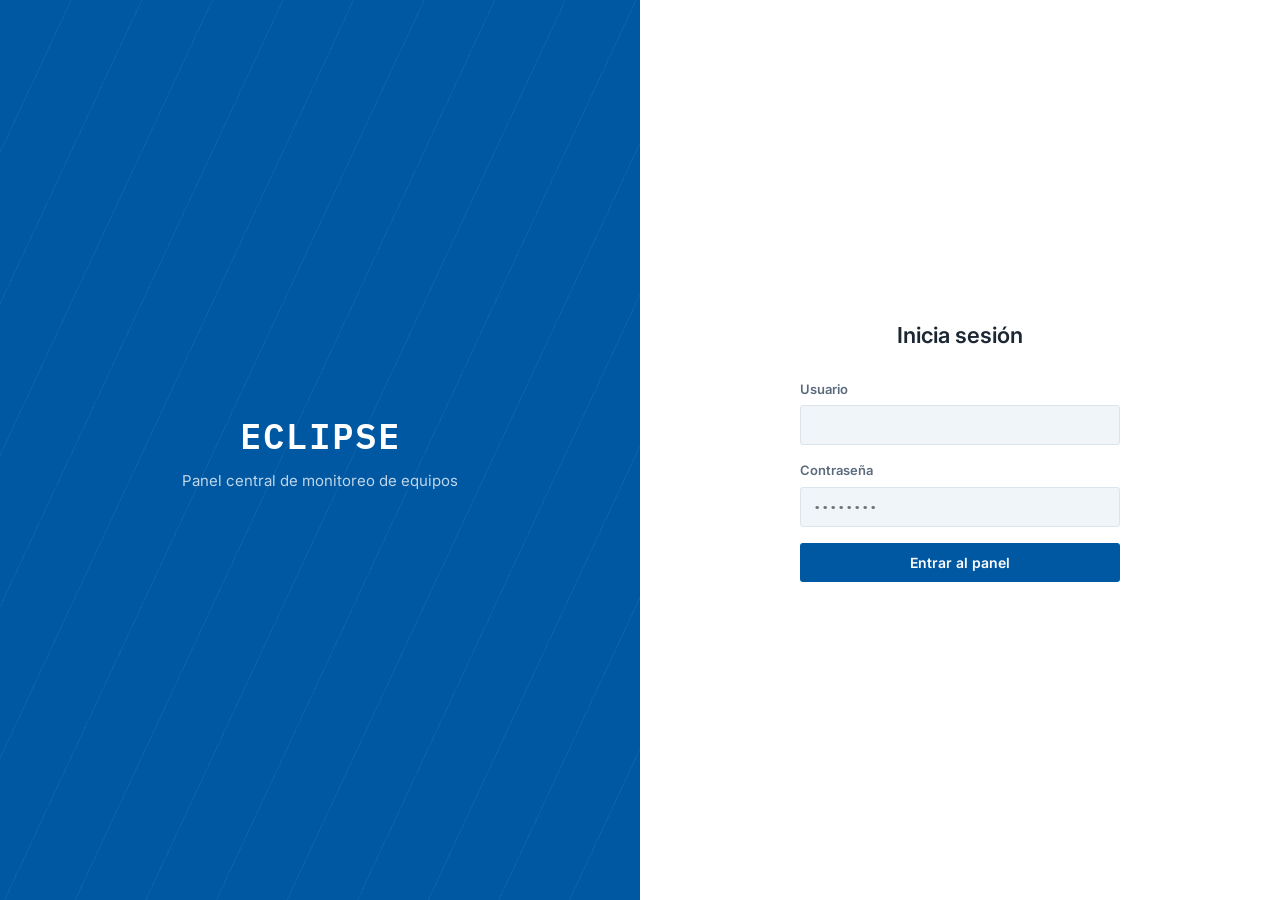
<file: Eclipse-web/index.html>
<!DOCTYPE html>
<html lang="es">
<head>
<meta charset="UTF-8" />
<meta name="viewport" content="width=device-width, initial-scale=1.0" />
<title>ECLIPSE — Acceso administrador</title>
<link rel="preconnect" href="https://fonts.googleapis.com">
<link rel="preconnect" href="https://fonts.gstatic.com" crossorigin>
<link href="https://fonts.googleapis.com/css2?family=Inter:wght@400;500;600;700&family=IBM+Plex+Mono:wght@400;500;600&display=swap" rel="stylesheet">
<link rel="stylesheet" href="styles.css" />
</head>
<body>
  <main class="login">
    <section class="login-marca">
      <div class="login-marca-contenido">
        <h1 class="login-wordmark">ECLIPSE</h1>
        <p class="login-tagline">Panel central de monitoreo de equipos</p>
      </div>
      <div class="login-lineas" aria-hidden="true"></div>
    </section>

    <section class="login-formulario-wrap">
      <form id="formLogin" class="login-formulario" autocomplete="off">
        <h2 class="login-titulo">Inicia sesión</h2>

        <label class="campo">
          <span class="campo-label">Usuario</span>
<input type="text" id="loginUsuario" class="campo-input" placeholder="" required />
        </label>
        <label class="campo">
          <span class="campo-label">Contraseña</span>
          <input type="password" id="loginPassword" class="campo-input" placeholder="••••••••" required />
        </label>

        <p id="loginError" class="login-error" hidden>Usuario o contraseña incorrectos.</p>
        <button type="submit" class="boton boton-primario boton-full">Entrar al panel</button>
      </form>
    </section>
  </main>
  <script src="auth.js"></script>
</body>
</html>
</file>
<file: Eclipse-web/styles.css>
/* =========================================================
   ECLIPSE — Panel central de monitoreo
   Tokens de diseño
   ========================================================= */
:root {
  --bg: #F5F8FB;
  --panel: #FFFFFF;
  --panel-alt: #F0F5FA;
  --ink: #1B2733;
  --ink-dim: #5B6B7D;
  --ink-faint: #93A2B3;
  --line: #DCE4EC;
  --brand: #0058A3;      /* AZUL = NORMAL */
  --brand-dim: #E7F0FA;
  --brand-ink: #003E75;
  --ok: #0058A3;         /* Normal = azul, igual que la marca */
  --ok-bg: #E7F0FA;
  --warn: #C97A12;       /* Ámbar */
  --warn-bg: #FBEFDD;
  --crit: #C22C2C;       /* Rojo */
  --crit-bg: #FBE4E4;
  --radius: 3px;
  --font-ui: "Inter", system-ui, -apple-system, "Segoe UI", sans-serif;
  --font-mono: "IBM Plex Mono", "Consolas", monospace;
}

* { box-sizing: border-box; }

html, body {
  margin: 0;
  padding: 0;
  background: var(--bg);
  color: var(--ink);
  font-family: var(--font-ui);
  font-size: 15px;
  line-height: 1.5;
}

h1, h2, h3 { margin: 0; font-weight: 600; }

button, input {
  font-family: inherit;
  font-size: inherit;
  color: inherit;
}

:focus-visible {
  outline: 2px solid var(--brand);
  outline-offset: 2px;
}

@media (prefers-reduced-motion: reduce) {
  * { animation-duration: 0.001ms !important; transition-duration: 0.001ms !important; }
}

/* =========================================================
   BOTONES
   ========================================================= */
.boton {
  border: 1px solid transparent;
  border-radius: var(--radius);
  padding: 10px 18px;
  font-weight: 600;
  font-size: 14px;
  cursor: pointer;
  transition: background-color 120ms ease, border-color 120ms ease;
}

.boton-primario { background: var(--brand); color: #fff; }
.boton-primario:hover { background: var(--brand-ink); }

.boton-fantasma {
  background: transparent;
  border-color: var(--line);
  color: var(--ink-dim);
}
.boton-fantasma:hover { border-color: var(--brand); color: var(--brand); }

.boton-full { width: 100%; }
.boton-ver { padding: 6px 14px; font-size: 13px; }

/* =========================================================
   LOGIN
   ========================================================= */
.login {
  min-height: 100vh;
  display: grid;
  grid-template-columns: 1fr 1fr;
}

.login-marca {
  position: relative;
  background: var(--brand);
  color: #fff;
  display: flex;
  align-items: center;
  justify-content: center;
  padding: 32px;
  overflow: hidden;
}

.login-marca-contenido { position: relative; z-index: 1; text-align: center; }

.login-wordmark {
  font-family: var(--font-mono);
  font-size: 36px;
  letter-spacing: 1px;
  margin-bottom: 8px;
}

.login-tagline { font-size: 15px; color: rgba(255,255,255,0.75); margin: 0; }

.login-lineas {
  position: absolute;
  inset: 0;
  background-image: repeating-linear-gradient(
    115deg, rgba(255,255,255,0.05) 0px, rgba(255,255,255,0.05) 1px,
    transparent 1px, transparent 64px
  );
}

.login-formulario-wrap {
  display: flex;
  align-items: center;
  justify-content: center;
  padding: 32px;
  background: var(--panel);
}

.login-formulario { width: 100%; max-width: 320px; }
.login-titulo { font-size: 22px; margin-bottom: 28px; text-align: center; }

.campo { display: block; margin-bottom: 16px; }
.campo-label { display: block; font-size: 13px; font-weight: 600; color: var(--ink-dim); margin-bottom: 6px; }

.campo-input {
  width: 100%;
  padding: 10px 12px;
  border: 1px solid var(--line);
  border-radius: var(--radius);
  background: var(--panel-alt);
  font-family: var(--font-mono);
  font-size: 14px;
}
.campo-input:focus { background: #fff; border-color: var(--brand); }

.login-error {
  color: var(--crit);
  background: var(--crit-bg);
  border-radius: var(--radius);
  padding: 8px 10px;
  font-size: 13px;
  margin: -4px 0 16px;
  text-align: center;
}

@media (max-width: 768px) {
  .login { grid-template-columns: 1fr; }
  .login-marca { min-height: 200px; }
}

/* =========================================================
   TOPBAR
   ========================================================= */
.topbar {
  height: 60px;
  display: flex;
  align-items: center;
  justify-content: space-between;
  padding: 0 28px;
  background: var(--panel);
  border-bottom: 1px solid var(--line);
  position: sticky;
  top: 0;
  z-index: 10;
}

.topbar-marca { display: flex; align-items: center; gap: 10px; }
.topbar-punto { width: 8px; height: 8px; border-radius: 50%; background: var(--ok); }
.topbar-wordmark { font-family: var(--font-mono); font-weight: 600; letter-spacing: 0.5px; color: var(--brand); }
.topbar-sep { color: var(--ink-faint); }
.topbar-sub { color: var(--ink-dim); font-size: 14px; }
.topbar-derecha { display: flex; align-items: center; gap: 18px; }
.topbar-actualizado { font-family: var(--font-mono); font-size: 12.5px; color: var(--ink-faint); }
.topbar-usuario { font-size: 13.5px; color: var(--ink-dim); padding: 5px 10px; background: var(--panel-alt); border-radius: var(--radius); }

/* =========================================================
   DASHBOARD — CONTENIDO
   ========================================================= */
.dash-contenido { max-width: 1180px; margin: 0 auto; padding: 32px 28px 60px; }

.resumen {
  display: flex;
  justify-content: space-between;
  align-items: flex-end;
  flex-wrap: wrap;
  gap: 20px;
  margin-bottom: 24px;
}

.resumen-titulo { font-size: 26px; margin-bottom: 6px; }
.resumen-sub { color: var(--ink-dim); font-size: 14px; margin: 0; max-width: 460px; }

.chips { display: flex; gap: 8px; flex-wrap: wrap; }

.chip {
  border: 1px solid var(--line);
  background: var(--panel);
  border-radius: 999px;
  padding: 7px 14px;
  font-size: 13px;
  font-weight: 600;
  color: var(--ink-dim);
  cursor: pointer;
  display: inline-flex;
  align-items: center;
  gap: 7px;
  transition: border-color 120ms ease, color 120ms ease, background-color 120ms ease;
}

.chip-num {
  font-family: var(--font-mono);
  font-size: 12px;
  background: var(--panel-alt);
  padding: 1px 7px;
  border-radius: 999px;
  color: var(--ink-faint);
}

.chip:hover { border-color: var(--ink-faint); }
.chip-activo { color: var(--ink); border-color: var(--ink); }
.chip-activo .chip-num { background: var(--ink); color: #fff; }
.chip-normal.chip-activo { color: var(--ok); border-color: var(--ok); }
.chip-normal.chip-activo .chip-num { background: var(--ok); color: #fff; }
.chip-advertencia.chip-activo { color: var(--warn); border-color: var(--warn); }
.chip-advertencia.chip-activo .chip-num { background: var(--warn); color: #fff; }
.chip-critico.chip-activo { color: var(--crit); border-color: var(--crit); }
.chip-critico.chip-activo .chip-num { background: var(--crit); color: #fff; }

/* =========================================================
   BUSCADOR
   ========================================================= */
.buscador { margin-bottom: 16px; }

.buscador-input {
  width: 100%;
  max-width: 320px;
  padding: 10px 12px;
  border: 1px solid var(--line);
  border-radius: var(--radius);
  background: var(--panel);
  font-family: var(--font-mono);
  font-size: 13.5px;
}
.buscador-input:focus { border-color: var(--brand); background: #fff; }
.buscador-input::placeholder { color: var(--ink-faint); }

/* =========================================================
   TABLA DE EQUIPOS
   ========================================================= */
.tabla-wrap { background: var(--panel); border: 1px solid var(--line); border-radius: var(--radius); overflow: hidden; }
.tabla { width: 100%; border-collapse: collapse; }

.tabla thead th {
  text-align: left;
  font-family: var(--font-mono);
  font-size: 11.5px;
  letter-spacing: 0.3px;
  color: var(--ink-faint);
  font-weight: 600;
  padding: 12px 16px;
  background: var(--panel-alt);
  border-bottom: 1px solid var(--line);
  white-space: nowrap;
}

.tabla tbody td { padding: 13px 16px; border-bottom: 1px solid var(--line); font-size: 13.5px; white-space: nowrap; }
.tabla tbody tr:last-child td { border-bottom: none; }
.tabla tbody tr:hover { background: var(--panel-alt); }

.fila-host { font-family: var(--font-mono); font-weight: 600; }
.fila-ip, .fila-cpu, .fila-ram, .fila-disco, .fila-visto { font-family: var(--font-mono); color: var(--ink-dim); }

.col-estado { width: 90px; }
.col-accion { width: 70px; text-align: right; }

.fila-dot { display: inline-block; width: 9px; height: 9px; border-radius: 50%; background: var(--ink-faint); }
.fila[data-estado="normal"] .fila-dot { background: var(--ok); }
.fila[data-estado="advertencia"] .fila-dot { background: var(--warn); }
.fila[data-estado="critico"] .fila-dot { background: var(--crit); }

.tabla-vacia { color: var(--ink-faint); font-size: 14px; padding: 40px 0; text-align: center; }

/* =========================================================
   BARRITA MINI para CPU / RAM / Disco en la tabla
   ========================================================= */
.metrica-mini {
  display: flex;
  flex-direction: column;
  gap: 5px;
  min-width: 54px;
}

.metrica-mini-valor {
  font-family: var(--font-mono);
  color: var(--ink-dim);
}

.metrica-mini-track {
  width: 54px;
  height: 5px;
  border-radius: 999px;
  background: var(--panel-alt);
  border: 1px solid var(--line);
  overflow: hidden;
}

.metrica-mini-fill {
  height: 100%;
  width: 0%;
  border-radius: 999px;
  background: var(--ok);
  transition: width 300ms ease, background-color 200ms ease;
}

.metrica-mini-fill[data-estado="normal"] { background: var(--ok); }
.metrica-mini-fill[data-estado="advertencia"] { background: var(--warn); }
.metrica-mini-fill[data-estado="critico"] { background: var(--crit); }

@media (max-width: 760px) {
  .tabla-wrap { overflow-x: auto; }
  .tabla { min-width: 720px; }
}

/* =========================================================
   MODAL — REPORTE DE SALUD DEL EQUIPO
   ✅ La X es position:absolute dentro del modal (que NO hace scroll).
   ✅ Solo .modal-cuerpo hace scroll → la X y la cabecera quedan fijas.
   ========================================================= */
.modal-backdrop {
  position: fixed;
  inset: 0;
  background: rgba(27, 39, 51, 0.45);
  padding: 20px;
  z-index: 100;
  display: flex;
  align-items: center;
  justify-content: center;
}
.modal-backdrop[hidden] { display: none; }

.modal {
  position: relative;
  background: var(--panel);
  border-radius: var(--radius);
  width: 100%;
  max-width: 460px;
  max-height: 88vh;
  display: flex;
  flex-direction: column;
  overflow: hidden;              /* el scroll vive en .modal-cuerpo */
  padding: 26px 24px 0;
  box-shadow: 0 12px 32px rgba(27, 39, 51, 0.18);
  animation: modal-entra 160ms ease both;
}

@keyframes modal-entra {
  from { opacity: 0; transform: translateY(6px) scale(0.98); }
  to { opacity: 1; transform: translateY(0) scale(1); }
}

.modal-cerrar {
  position: absolute;
  top: 12px;
  right: 12px;
  width: 28px;
  height: 28px;
  border: none;
  background: var(--panel-alt);
  color: var(--ink-dim);
  border-radius: var(--radius);
  cursor: pointer;
  font-size: 14px;
  line-height: 1;
  z-index: 2;
}
.modal-cerrar:hover { color: var(--ink); }

.modal-cabecera {
  display: flex;
  align-items: flex-start;
  gap: 10px;
  margin-bottom: 20px;
  padding-right: 40px;           /* espacio para que la X no tape el badge */
  flex-shrink: 0;
}

.modal-dot { width: 10px; height: 10px; border-radius: 50%; background: var(--ink-faint); margin-top: 7px; flex-shrink: 0; }
.modal-dot[data-estado="normal"] { background: var(--ok); }
.modal-dot[data-estado="advertencia"] { background: var(--warn); }
.modal-dot[data-estado="critico"] { background: var(--crit); }

.modal-host { font-family: var(--font-mono); font-size: 18px; }
.modal-ip { font-family: var(--font-mono); font-size: 13px; color: var(--ink-faint); margin: 2px 0 0; }
.modal-badge { margin-left: auto; }

.modal-cabecera[data-estado="normal"] .modal-badge { background: var(--ok-bg); color: var(--ok); }
.modal-cabecera[data-estado="advertencia"] .modal-badge { background: var(--warn-bg); color: var(--warn); }
.modal-cabecera[data-estado="critico"] .modal-badge { background: var(--crit-bg); color: var(--crit); }

.badge {
  font-size: 11px;
  font-weight: 700;
  letter-spacing: 0.4px;
  padding: 4px 9px;
  border-radius: 999px;
  white-space: nowrap;
}

/* Única zona con scroll — barra delgada y transparente en reposo */
.modal-cuerpo {
  flex: 1;
  min-height: 0;
  overflow-y: auto;
  padding-bottom: 20px;
  padding-right: 6px;

  /* Firefox: delgado y transparente en reposo */
  scrollbar-width: thin;
  scrollbar-color: transparent transparent;
  transition: scrollbar-color 200ms ease;
}

/* Firefox: aparece al pasar el mouse */
.modal-cuerpo:hover {
  scrollbar-color: rgba(91, 107, 125, 0.35) transparent;
}

/* Chrome / Edge / Safari */
.modal-cuerpo::-webkit-scrollbar {
  width: 8px;
}

.modal-cuerpo::-webkit-scrollbar-track {
  background: transparent;
}

.modal-cuerpo::-webkit-scrollbar-thumb {
  background-color: transparent;
  border-radius: 999px;
  border: 2px solid transparent;
  background-clip: padding-box;
  transition: background-color 200ms ease;
}

/* Solo se nota cuando pasas el mouse por el modal */
.modal-cuerpo:hover::-webkit-scrollbar-thumb {
  background-color: rgba(91, 107, 125, 0.35);
}

/* Un poco más visible si lo agarras o pasas justo encima */
.modal-cuerpo::-webkit-scrollbar-thumb:hover,
.modal-cuerpo::-webkit-scrollbar-thumb:active {
  background-color: rgba(91, 107, 125, 0.6);
}

.modal-cargando { color: var(--ink-faint); font-size: 13.5px; padding: 24px 0; text-align: center; }

.modal-seccion { padding: 16px 0; border-top: 1px solid var(--line); }
.modal-seccion:first-child { border-top: none; padding-top: 0; }
.modal-seccion-ultima { padding-bottom: 0; }

.modal-eyebrow {
  font-family: var(--font-mono);
  font-size: 11px;
  letter-spacing: 0.3px;
  color: var(--ink-faint);
  margin: 0 0 12px;
  text-transform: uppercase;
}

/* Puntaje: anillo + estado */
.modal-puntaje { display: flex; align-items: center; gap: 18px; }

.anillo {
  --pct: 0;
  --color-anillo: var(--ok);
  width: 84px;
  height: 84px;
  border-radius: 50%;
  background: conic-gradient(var(--color-anillo) calc(var(--pct) * 1%), var(--panel-alt) 0);
  display: flex;
  align-items: center;
  justify-content: center;
  flex-shrink: 0;
}

.anillo-interior {
  width: 64px;
  height: 64px;
  border-radius: 50%;
  background: var(--panel);
  display: flex;
  align-items: center;
  justify-content: center;
}

.anillo-valor { font-family: var(--font-mono); font-size: 21px; font-weight: 600; }
.anillo-estado { font-size: 16px; font-weight: 600; margin: 2px 0 0; }

/* Procesos más pesados */
.mini-tabla { width: 100%; border-collapse: collapse; font-size: 13px; }
.mini-tabla thead th {
  text-align: left;
  font-family: var(--font-mono);
  font-size: 10.5px;
  color: var(--ink-faint);
  font-weight: 600;
  padding: 0 0 6px;
}
.mini-tabla thead th:not(:first-child) { text-align: right; }
.mini-tabla tbody td { padding: 5px 0; color: var(--ink-dim); }
.mini-tabla tbody td:not(:first-child) { text-align: right; font-family: var(--font-mono); }
.proceso-nombre { color: var(--ink); font-weight: 500; }

.modal-nota { color: var(--ink-faint); font-size: 13px; margin: 0; }
.modal-texto { font-size: 13.5px; color: var(--ink); margin: 0; }

.modal-pie { margin-top: 4px; padding-top: 14px; border-top: 1px solid var(--line); }
.modal-visto { font-family: var(--font-mono); font-size: 12px; color: var(--ink-faint); }

@media (max-width: 520px) {
  .topbar-actualizado { display: none; }
  .dash-contenido { padding: 24px 16px 48px; }
  .modal { padding: 22px 18px 0; }
}

/* =========================================================
   ALERTAS EN EL MODAL
   ========================================================= */
.lista-alertas { list-style: none; margin: 0; padding: 0; display: flex; flex-direction: column; gap: 12px; }
.alerta-item { display: flex; gap: 10px; align-items: flex-start; }
.alerta-dot { width: 9px; height: 9px; border-radius: 50%; margin-top: 6px; flex-shrink: 0; background: var(--ink-faint); }
.alerta-dot[data-estado="normal"] { background: var(--ok); }
.alerta-dot[data-estado="advertencia"] { background: var(--warn); }
.alerta-dot[data-estado="critico"] { background: var(--crit); }
.alerta-titulo { margin: 0; font-size: 13px; font-weight: 600; }
.alerta-detalle { margin: 2px 0 0; font-family: var(--font-mono); font-size: 12px; color: var(--ink-dim); }
.alerta-fecha { margin: 2px 0 0; font-family: var(--font-mono); font-size: 11px; color: var(--ink-faint); }
</file>
